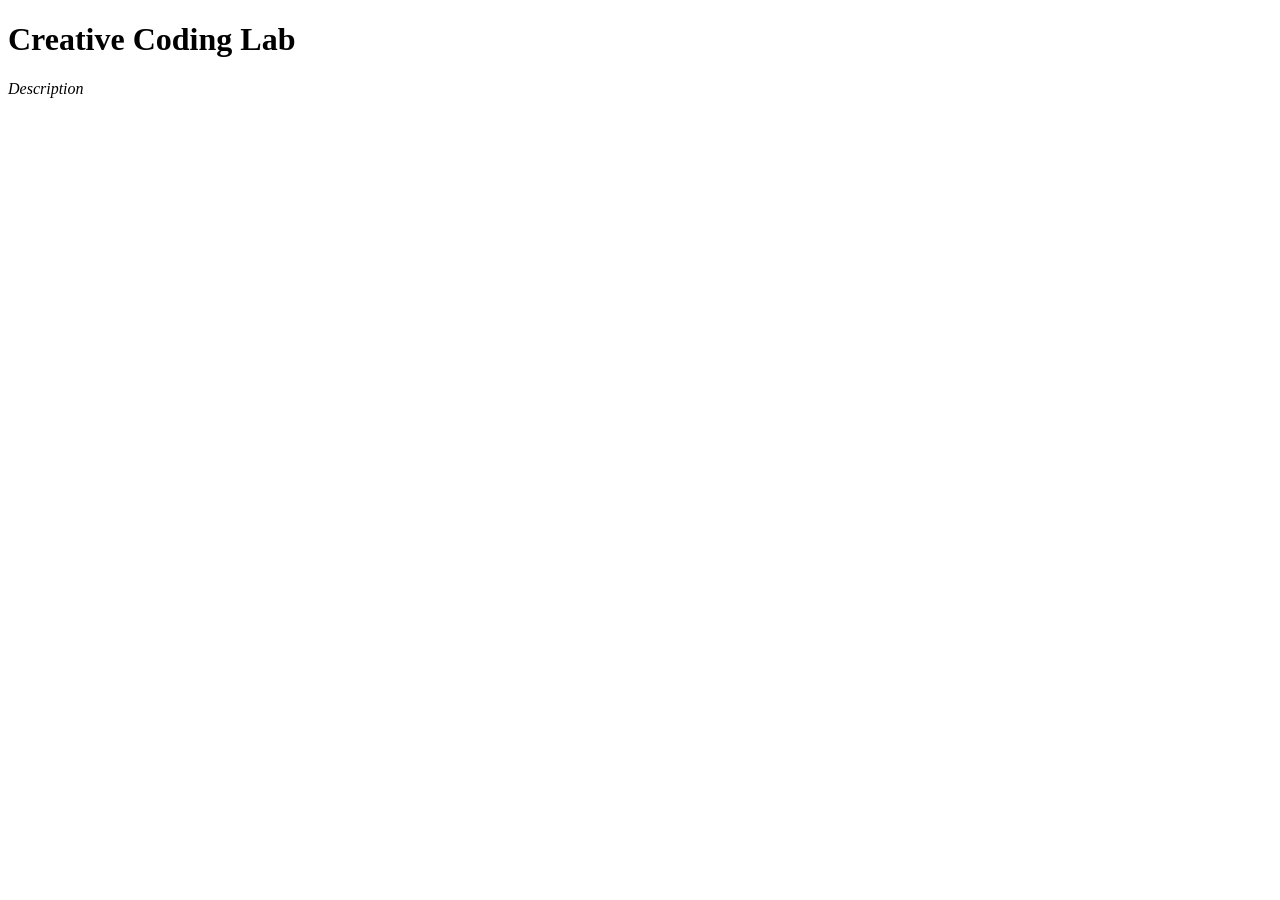
<file: 06-vscode-intro/index.html>
<!DOCTYPE html>
<html lang="en">

<head>
    <meta charset="UTF-8">
    <meta name="viewport" content="width=device-width, initial-scale=1.0">
    <title>Document</title>
</head>

<body>
    <h1> Creative Coding Lab </h1>
    <p> <i> Description </i></p>
</body>

</html>
</file>
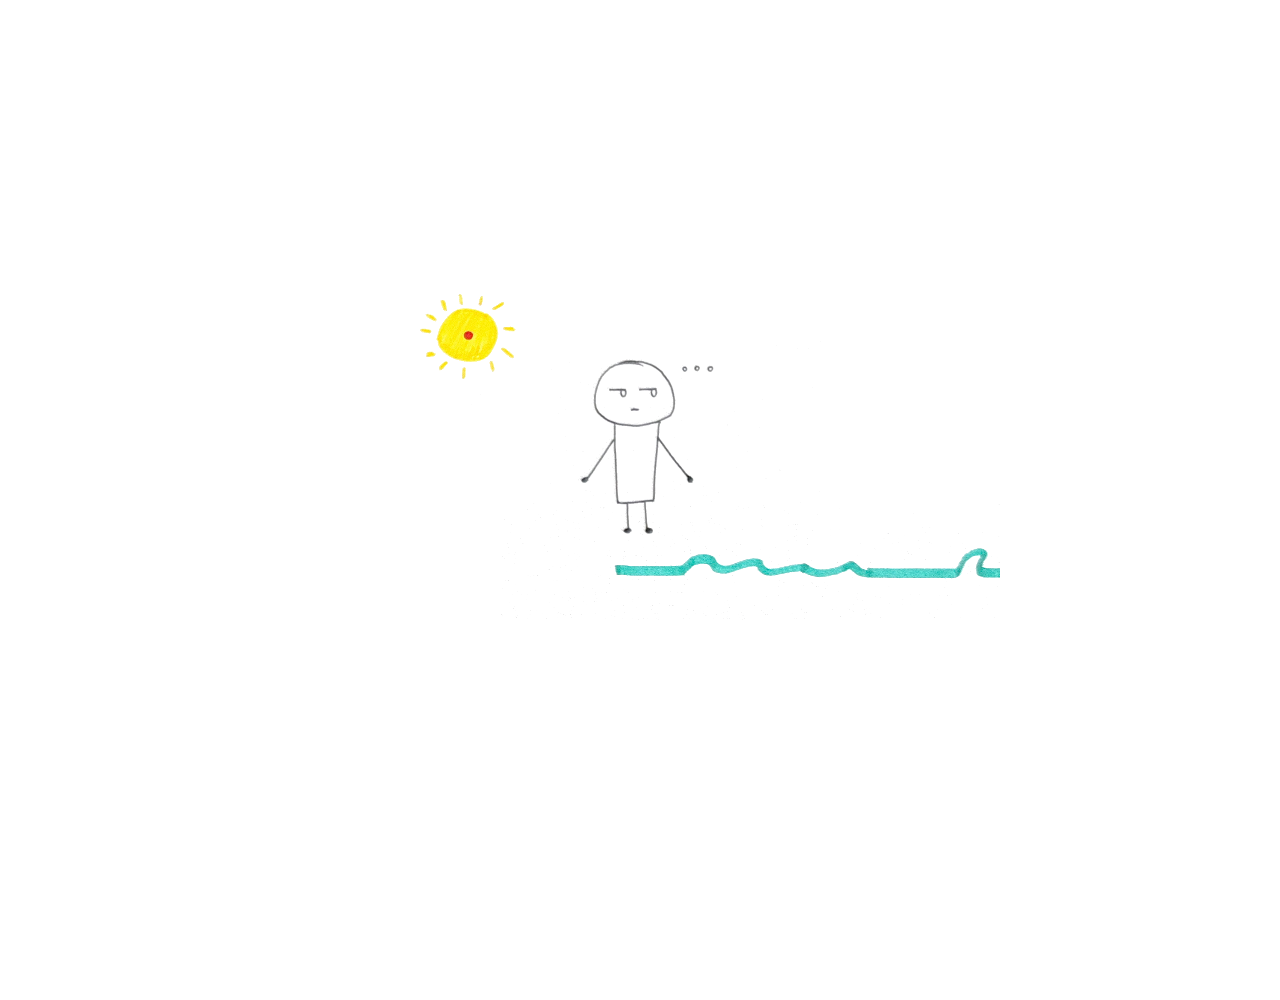
<file: living-sketches/index.html>
<!DOCTYPE html>
<html lang="en">

<head>
  <script src="libraries/p5.js"></script>
  <script src="libraries/p5.sound.js"></script>

  <link rel="stylesheet" type="text/css" href="style.css">
  <meta charset="utf-8" />
</head>

<body>
  <main>
  </main>
  <script src="sketch.js"></script>
</body>

</html>
</file>
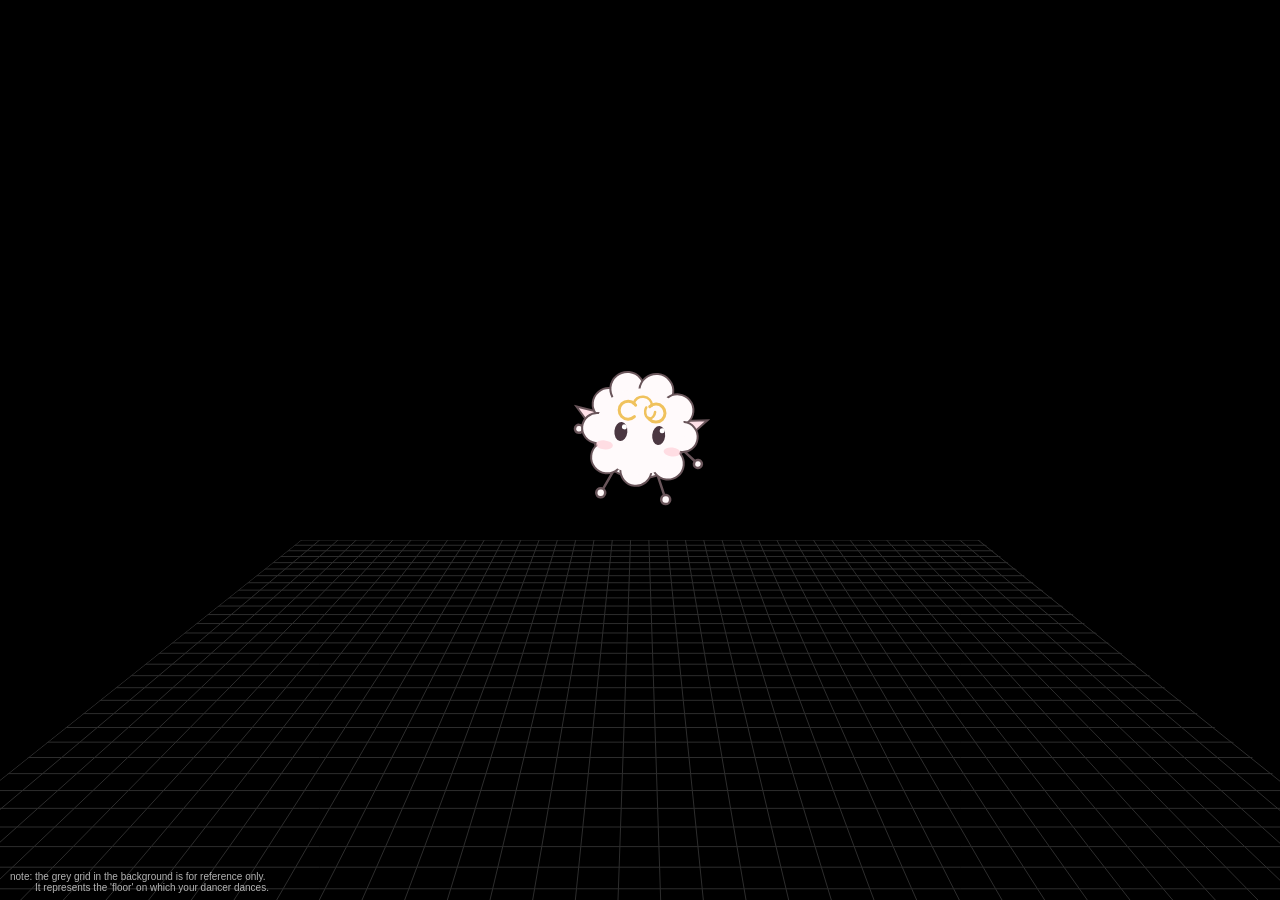
<file: object-dancers/index.html>
<!DOCTYPE html>
<html lang="en">

<head>
  <meta charset="utf-8" />
  <meta name="viewport" content="width=device-width, initial-scale=1.0">

  <title>CCLab | Object Dancer</title>

  <!-- link stylesheet -->
  <link rel="stylesheet" type="text/css" href="style.css">

  <!-- import p5 libraries -->
  <script src="libraries/p5.js"></script>
  <!-- <script src="libraries/p5.sound.js"></script> -->
  <!-- import custom script -->
  <script src="js/floor.js"></script>
</head>

<body>
  <!-- the following div will contain the p5 canvas. -->
  <main>
    <!-- p5 canvas will be appended here. -->
  </main>

  <!-- the script tag below should always be at the bottom, right before the closing body tag -->
  <script src="sketch.js"></script>
</body>

</html>
</file>
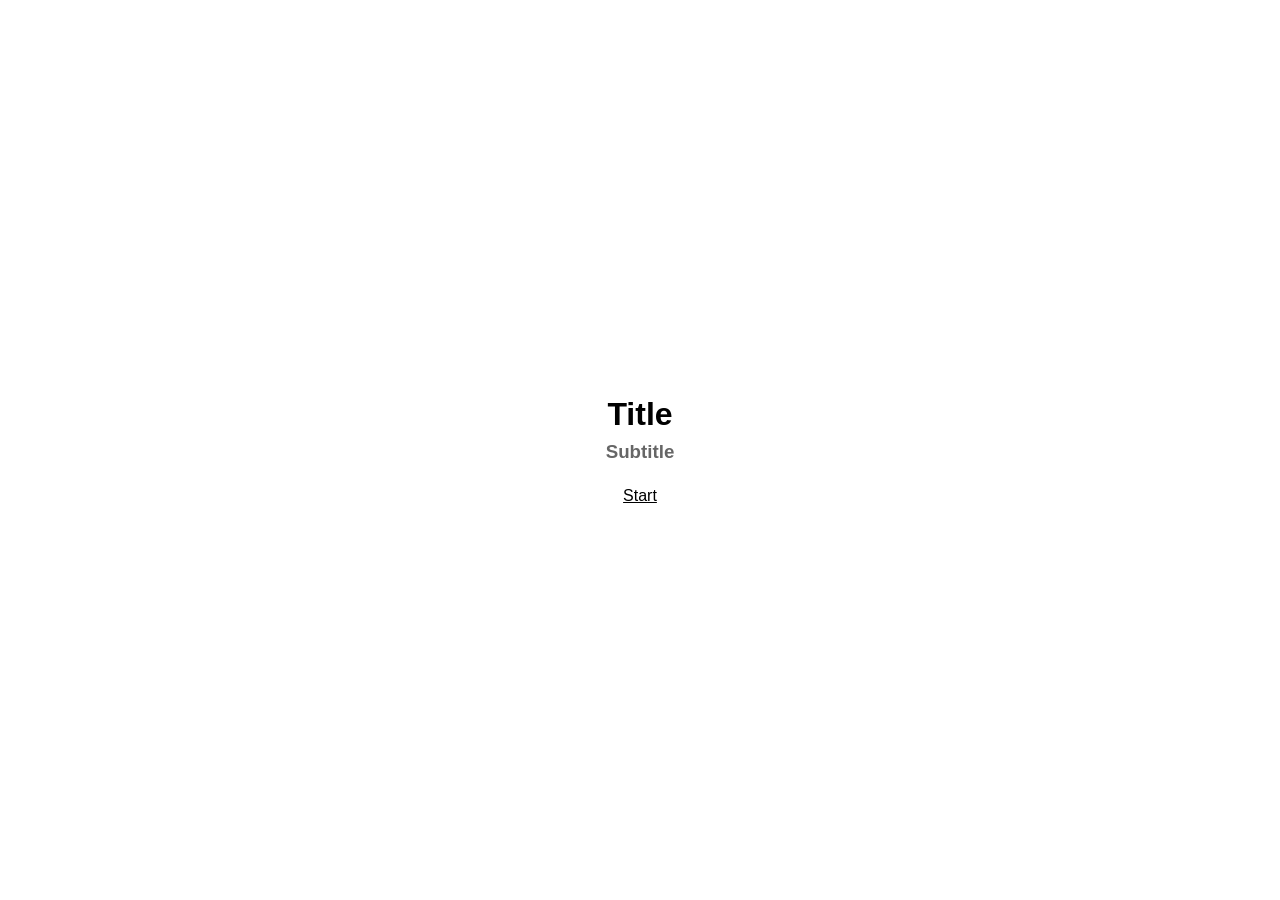
<file: project-b-prototype 2/index.html>
<!DOCTYPE html>
<html lang="en">

<head>
  <meta charset="utf-8" />
  <meta name="viewport" content="width=device-width, initial-scale=1.0">

  <title>Dear Future</title>

  <link rel="stylesheet" type="text/css" href="style.css">
</head>

<body>

  <!-- This is the first landing page; Keep it simple! -->
  <div class="main-wrapper">
    <h1 class="title">Title</h1>
    <h3 class="subtitle">Subtitle</h3>
    <a class="link" href="main.html">Start</a>
  </div>

</body>

</html>
</file>
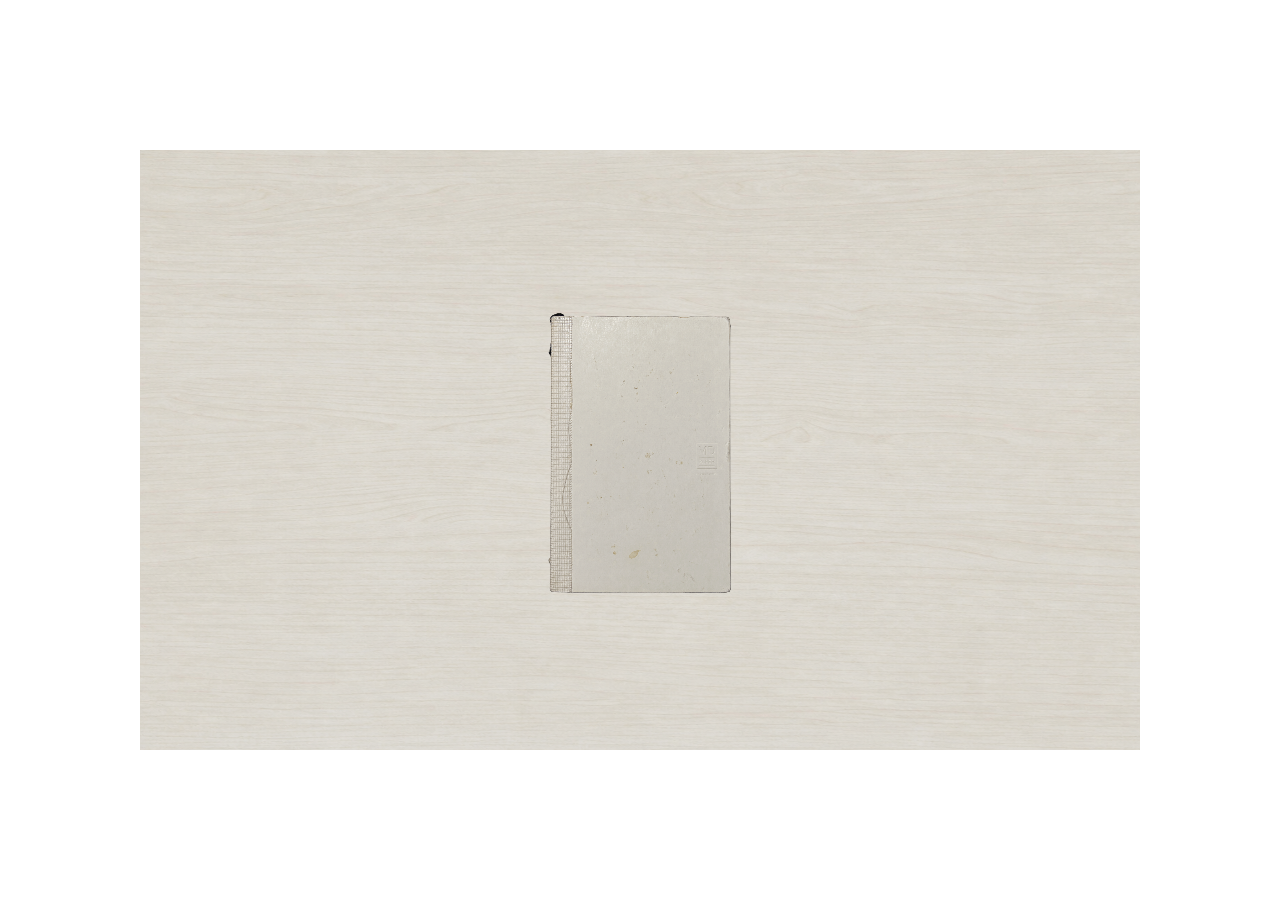
<file: project-b-prototype 2/main.html>
<!DOCTYPE html>
<html lang="en">

<head>
  <meta charset="utf-8" />
  <meta name="viewport" content="width=device-width, initial-scale=1.0">

  <title>Dear Future</title>

  <link rel="stylesheet" type="text/css" href="style.css">

  <script src="libraries/p5.js"></script>
  <script src="libraries/p5.sound.js"></script>
</head>

<body>

  <div class="main-wrapper">
    <main>
      <!-- p5 canvas will be appended here. -->
    </main>
  </div>

  <!-- the script tag below should always be at the bottom, right before the closing body tag -->
  <script src="sketch.js"></script>
</body>

</html>
</file>
<file: living-sketches/style.css>
html, body {
  margin: 0;
  padding: 0;
}
canvas {
  display: block;
}
</file>
<file: object-dancers/style.css>
html,
body {
  margin: 0;
  padding: 0;
}

canvas {
  display: block;
}
</file>
<file: project-b-prototype 2/style.css>
html,
body {
  margin: 0;
  padding: 0;
  font-family: sans-serif;
}

canvas {
  display: block;
}

.title {
  margin: 0 0 8px 0;
  text-align: center;
  font-family: Arial, Helvetica;
}

.subtitle {
  margin: 0 0 24px 0;
  color: #666;
  text-align: center;
  font-family: Arial, Helvetica;
}

a,
a:visited {
  color: inherit;
  text-align: center;
  font-family: Arial, Helvetica;
}

.main-wrapper {
  display: flex;
  flex-direction: column;
  align-items: center;
  justify-content: center;
  box-sizing: border-box;
  width: 100vw;
  height: 100vh;
}
</file>
